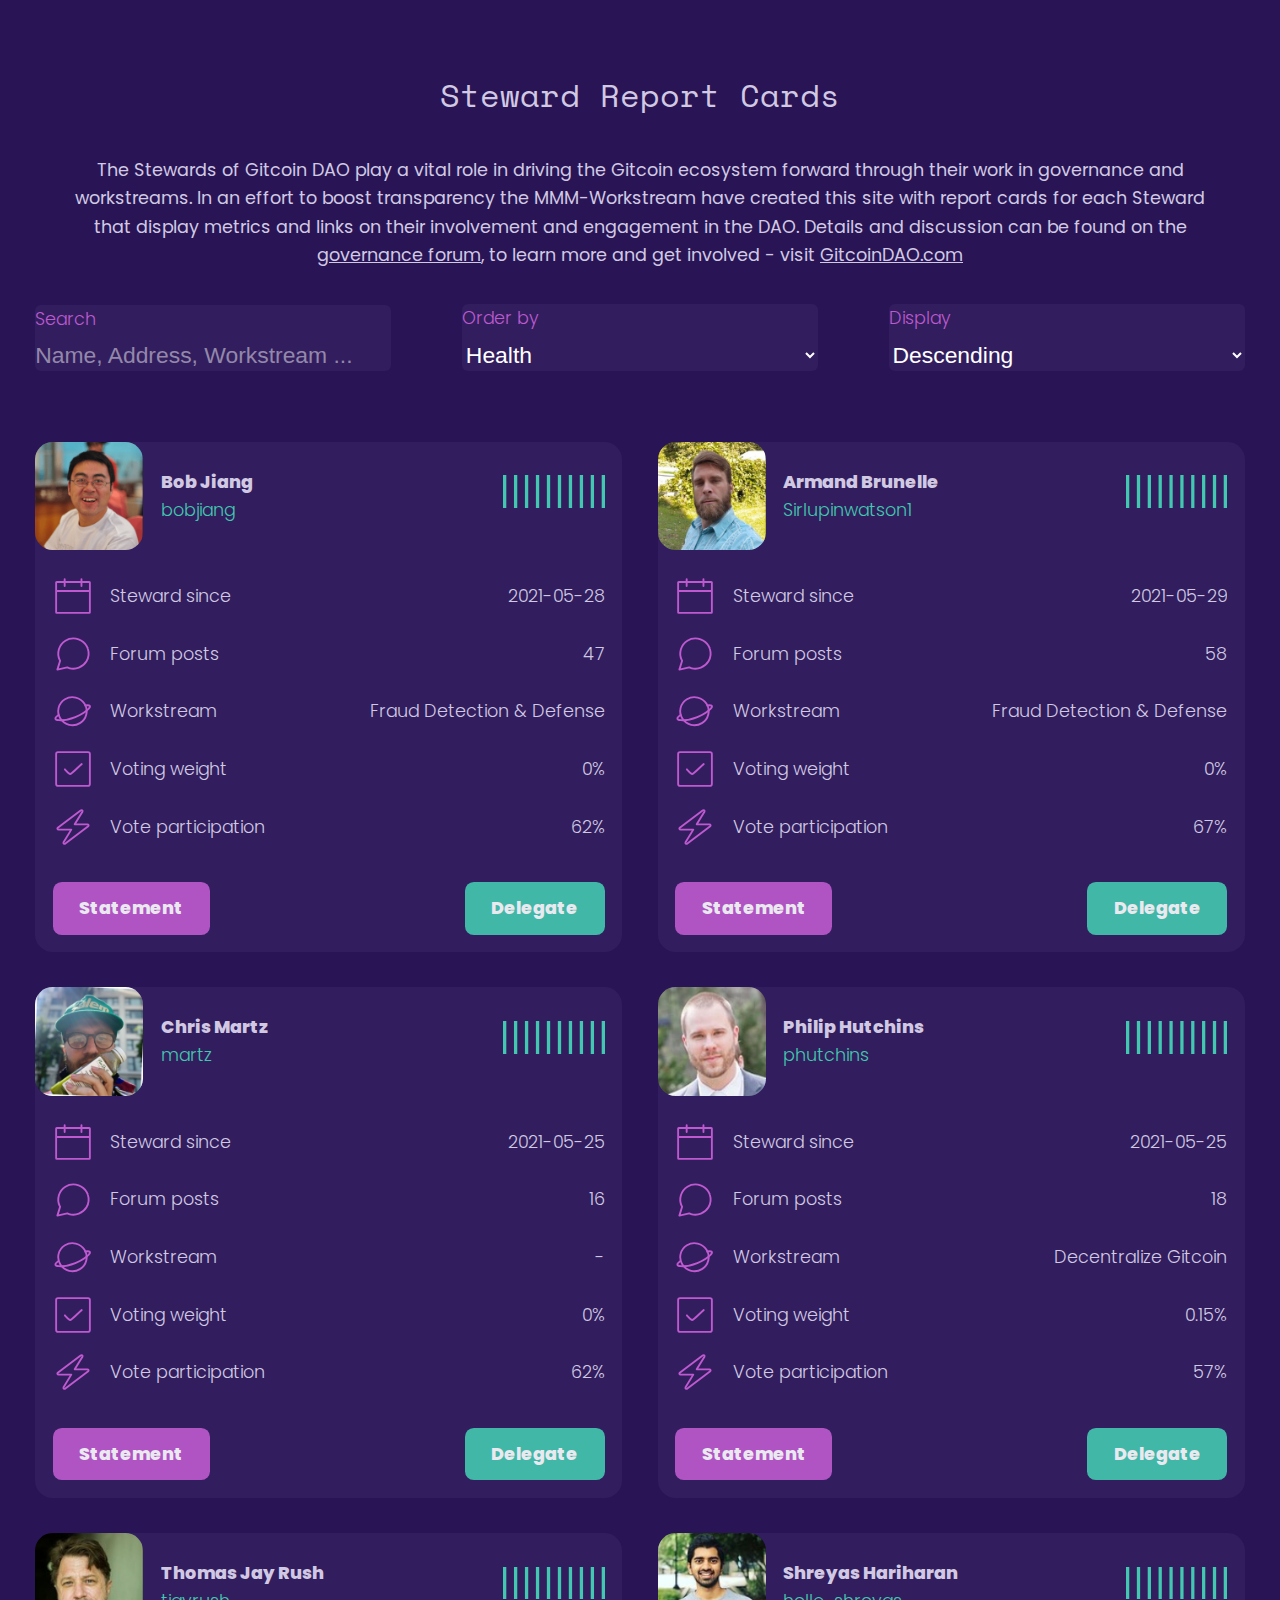
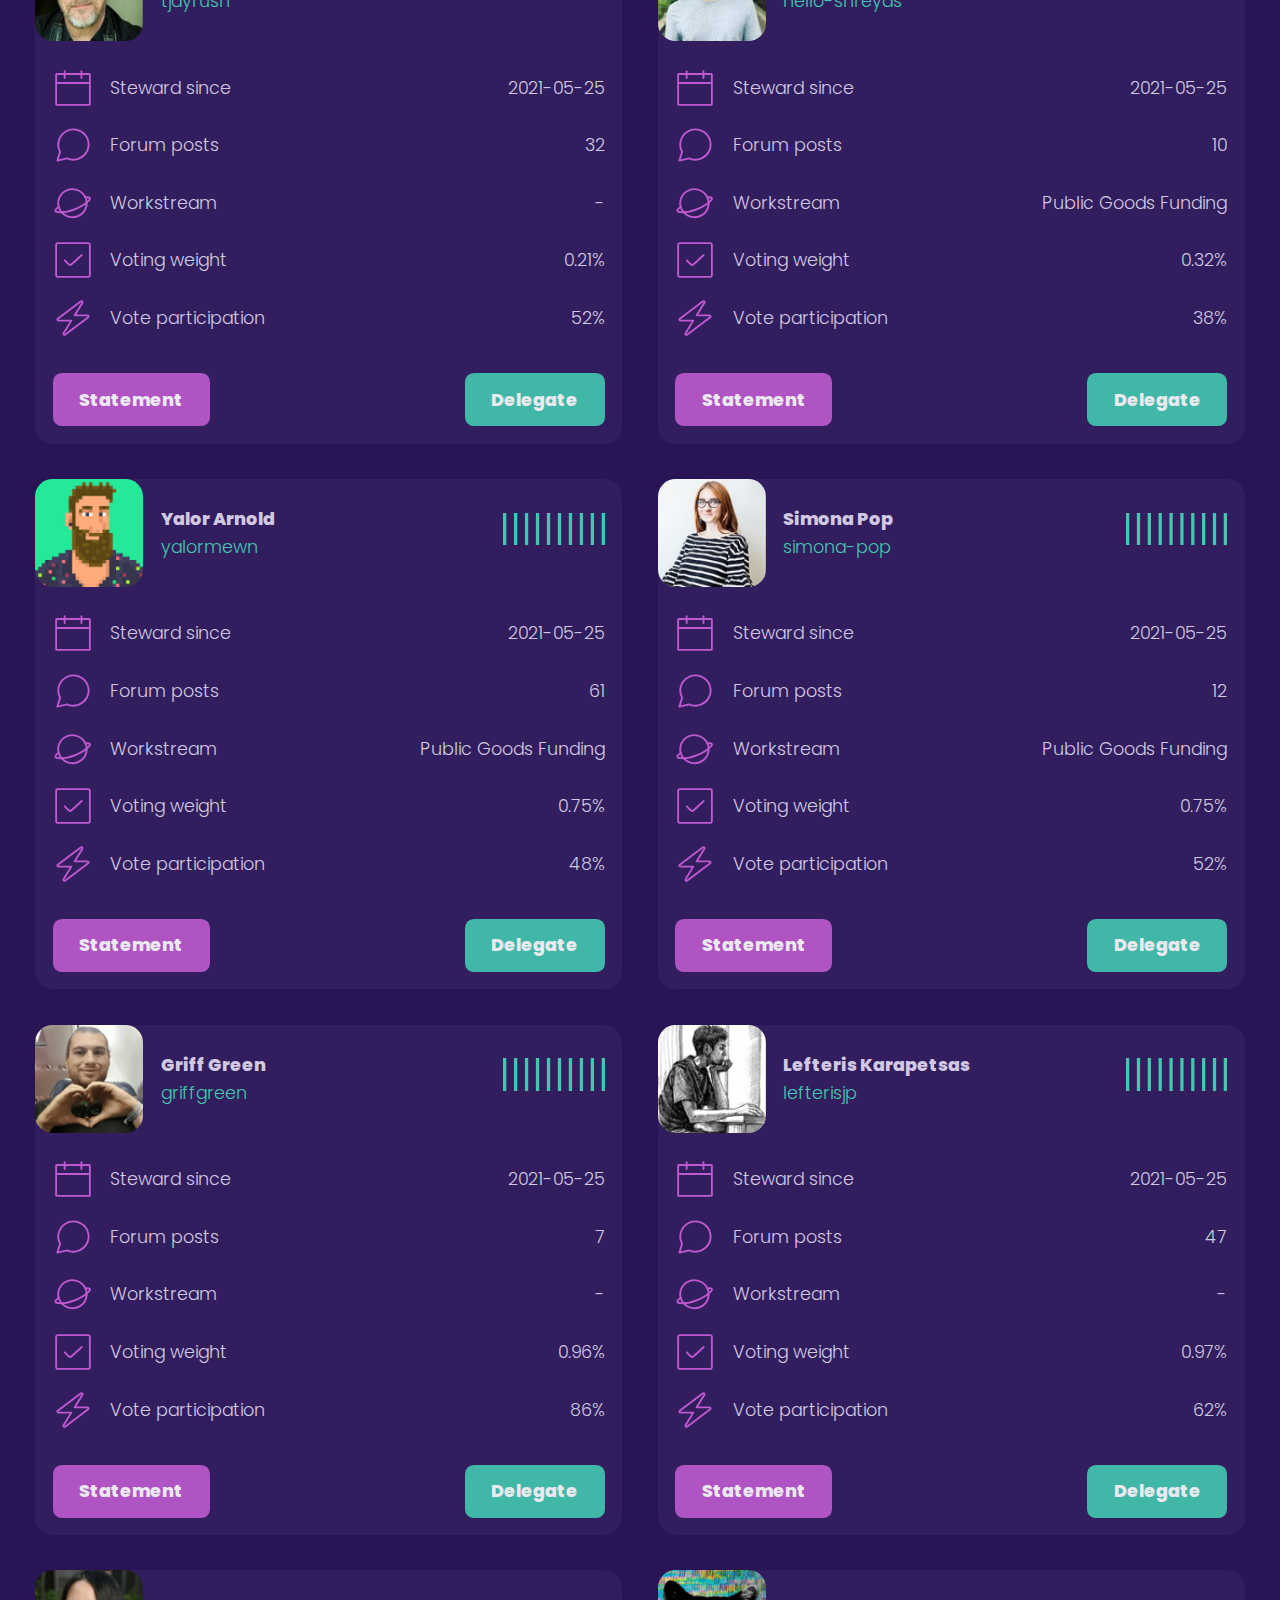
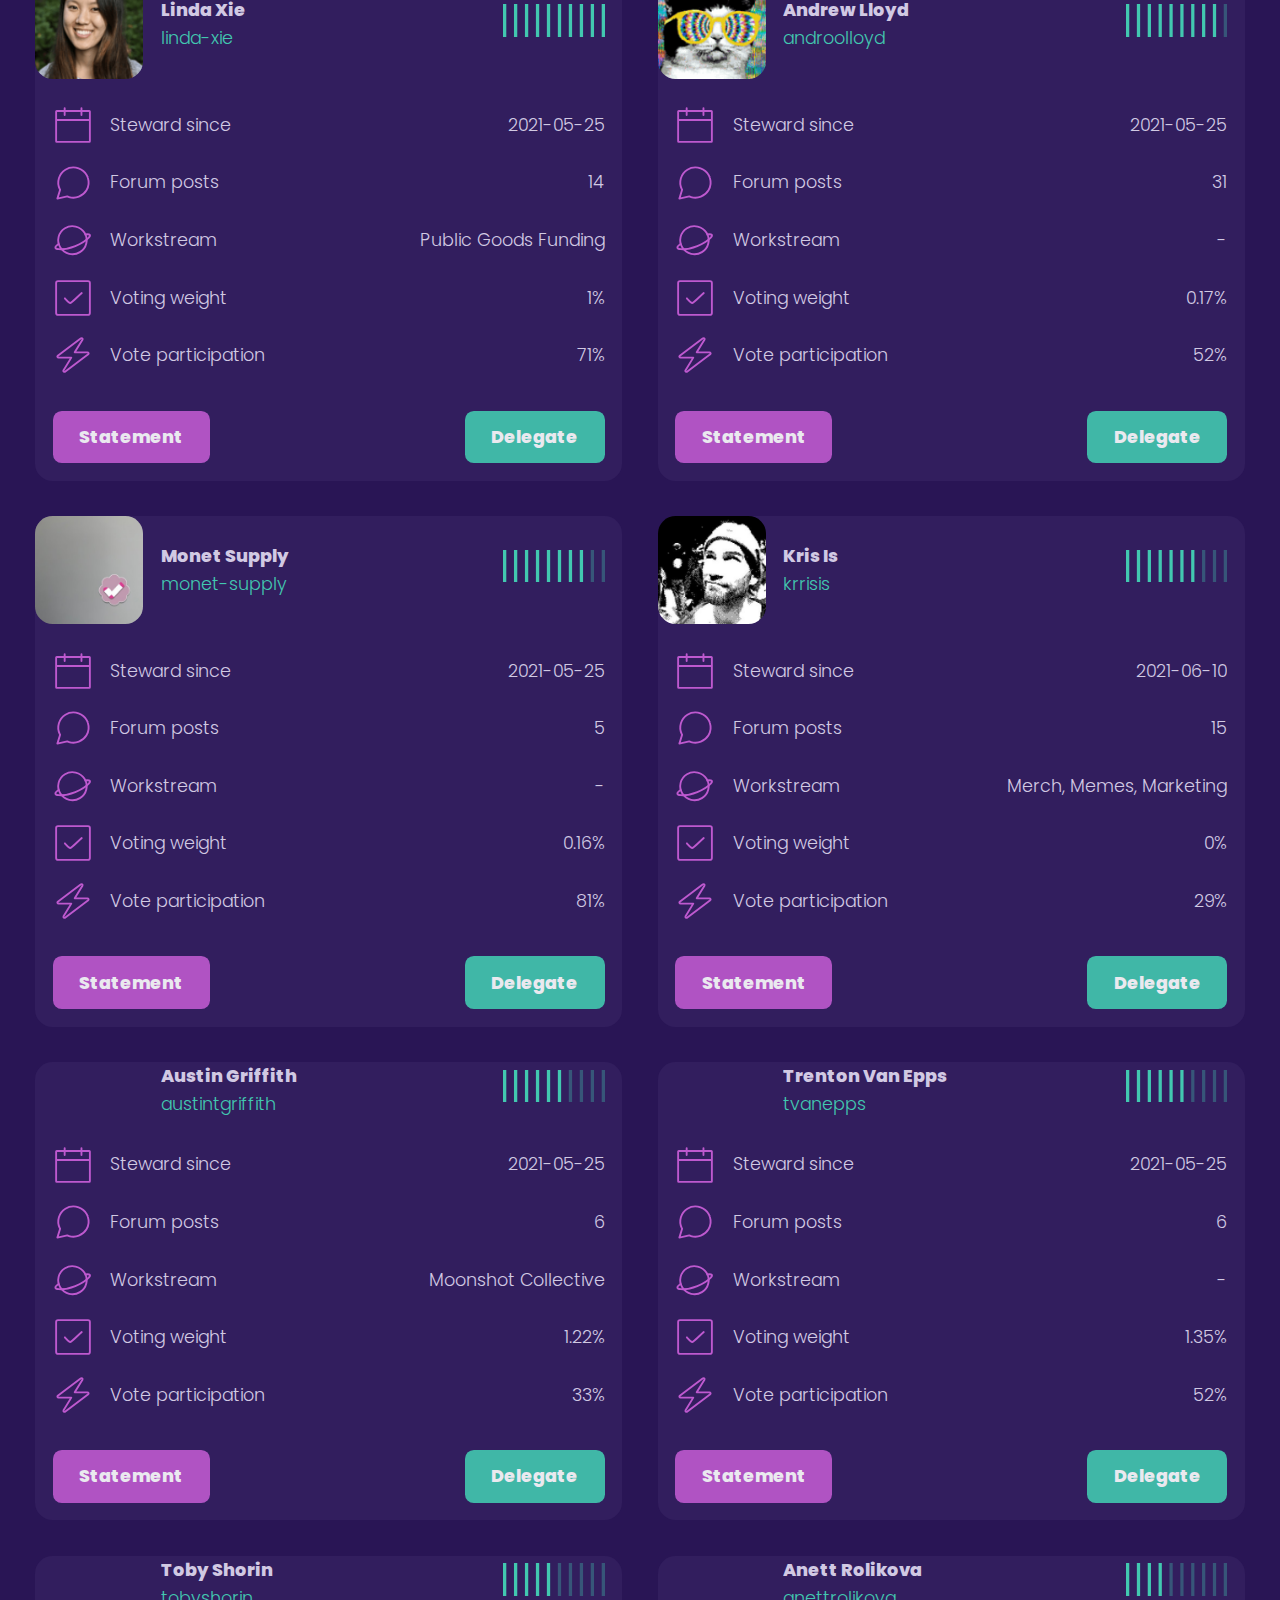
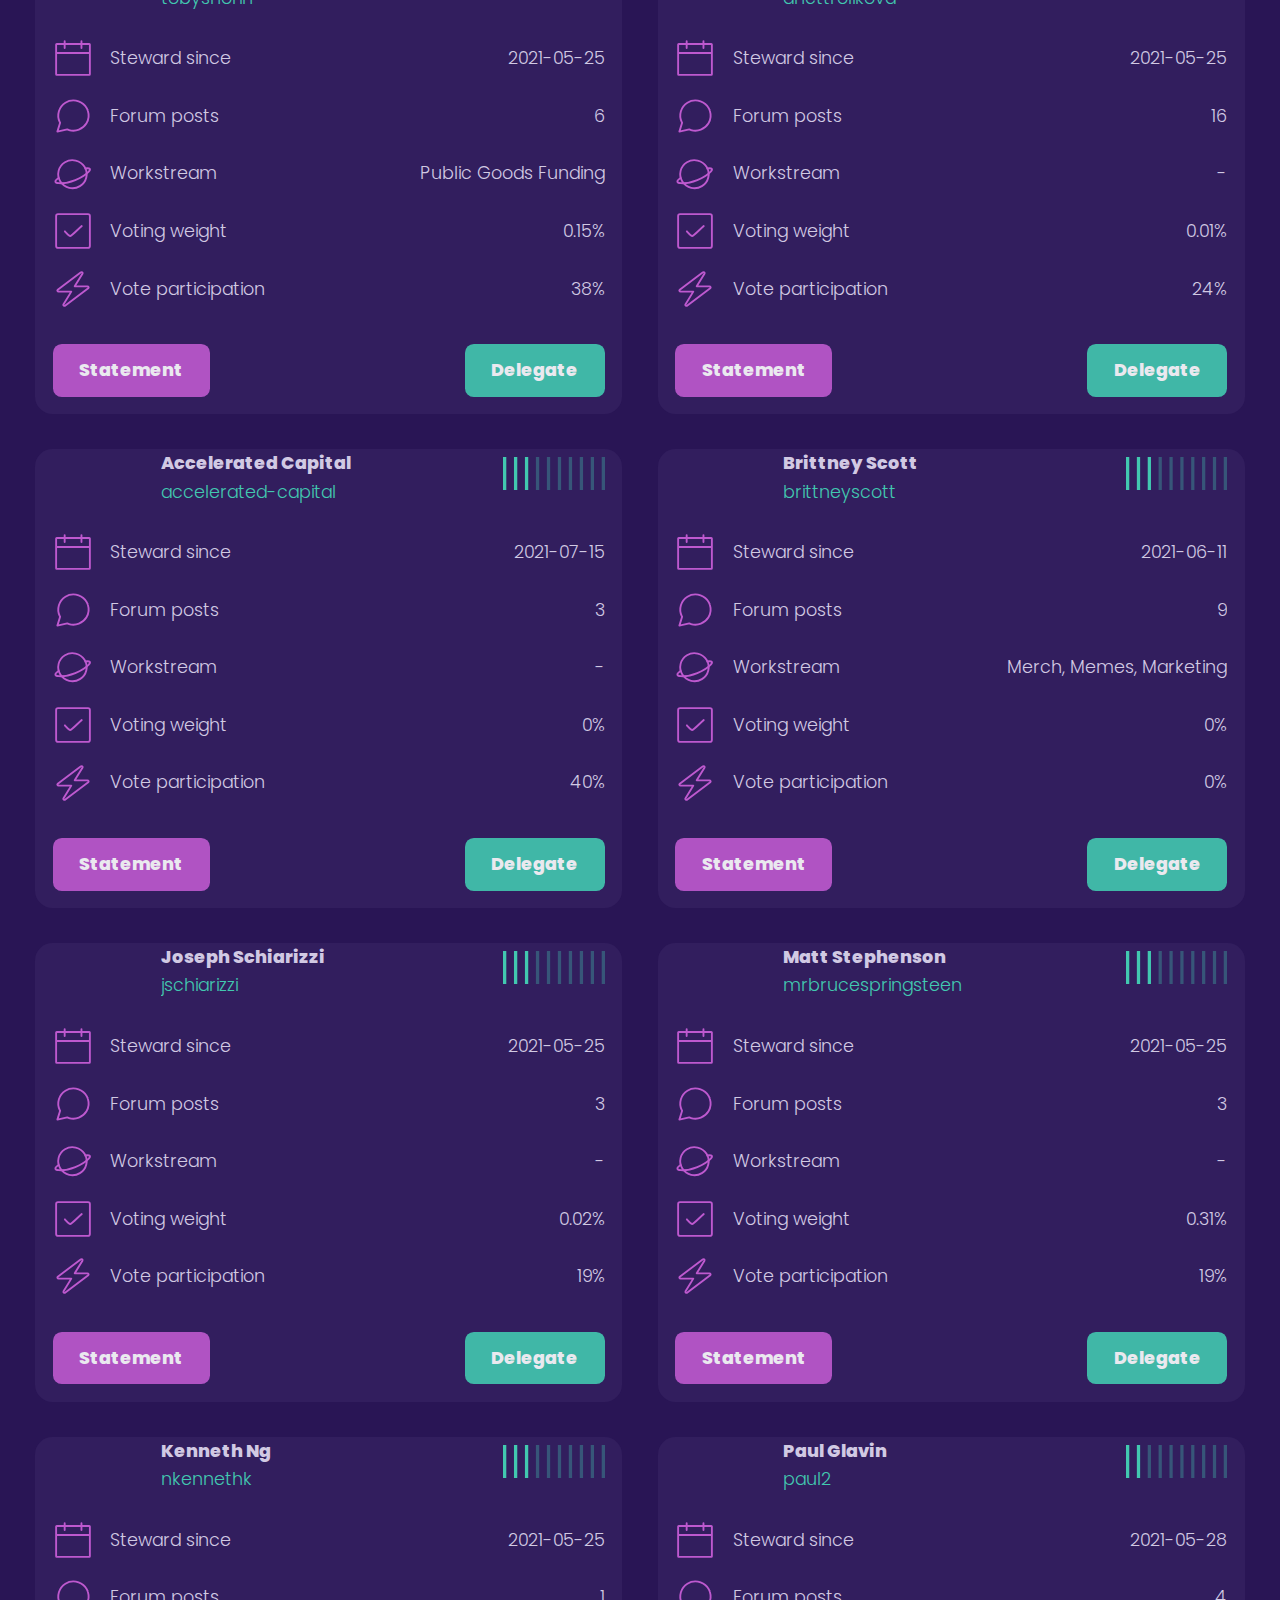
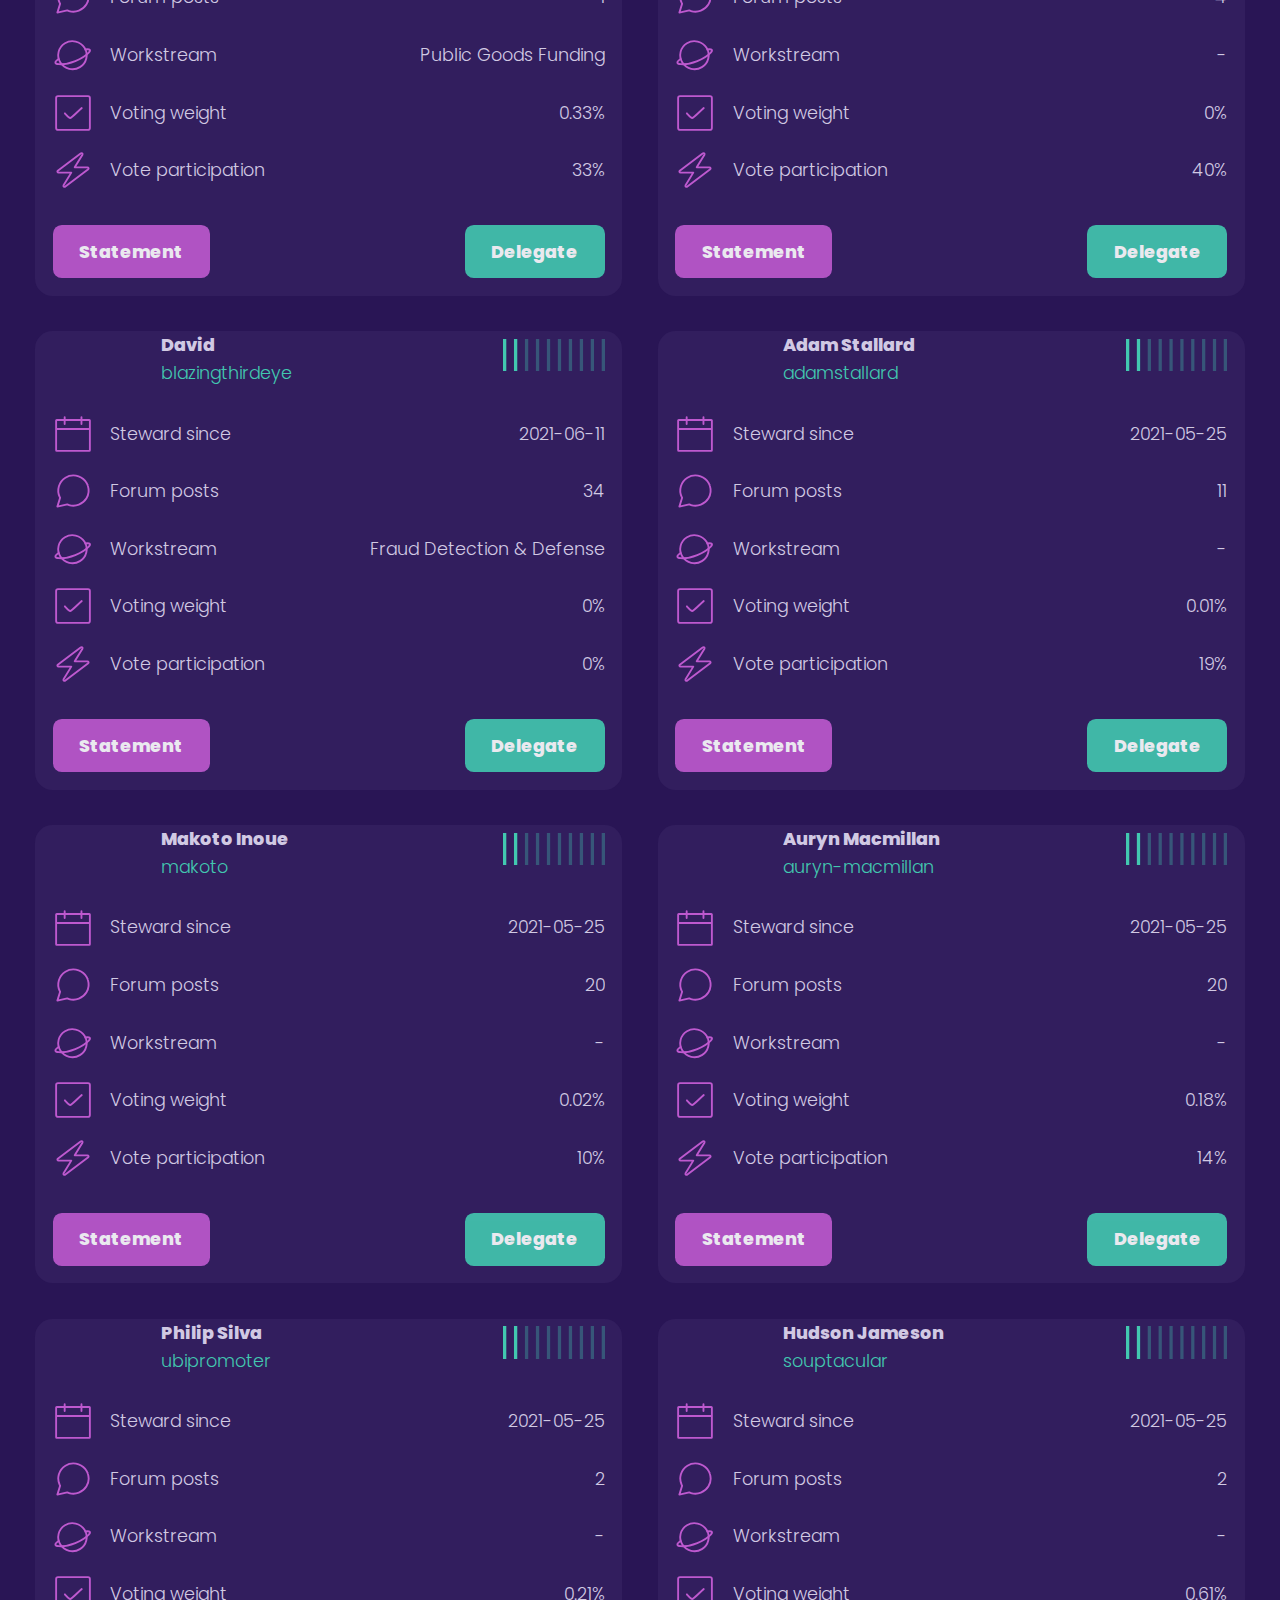
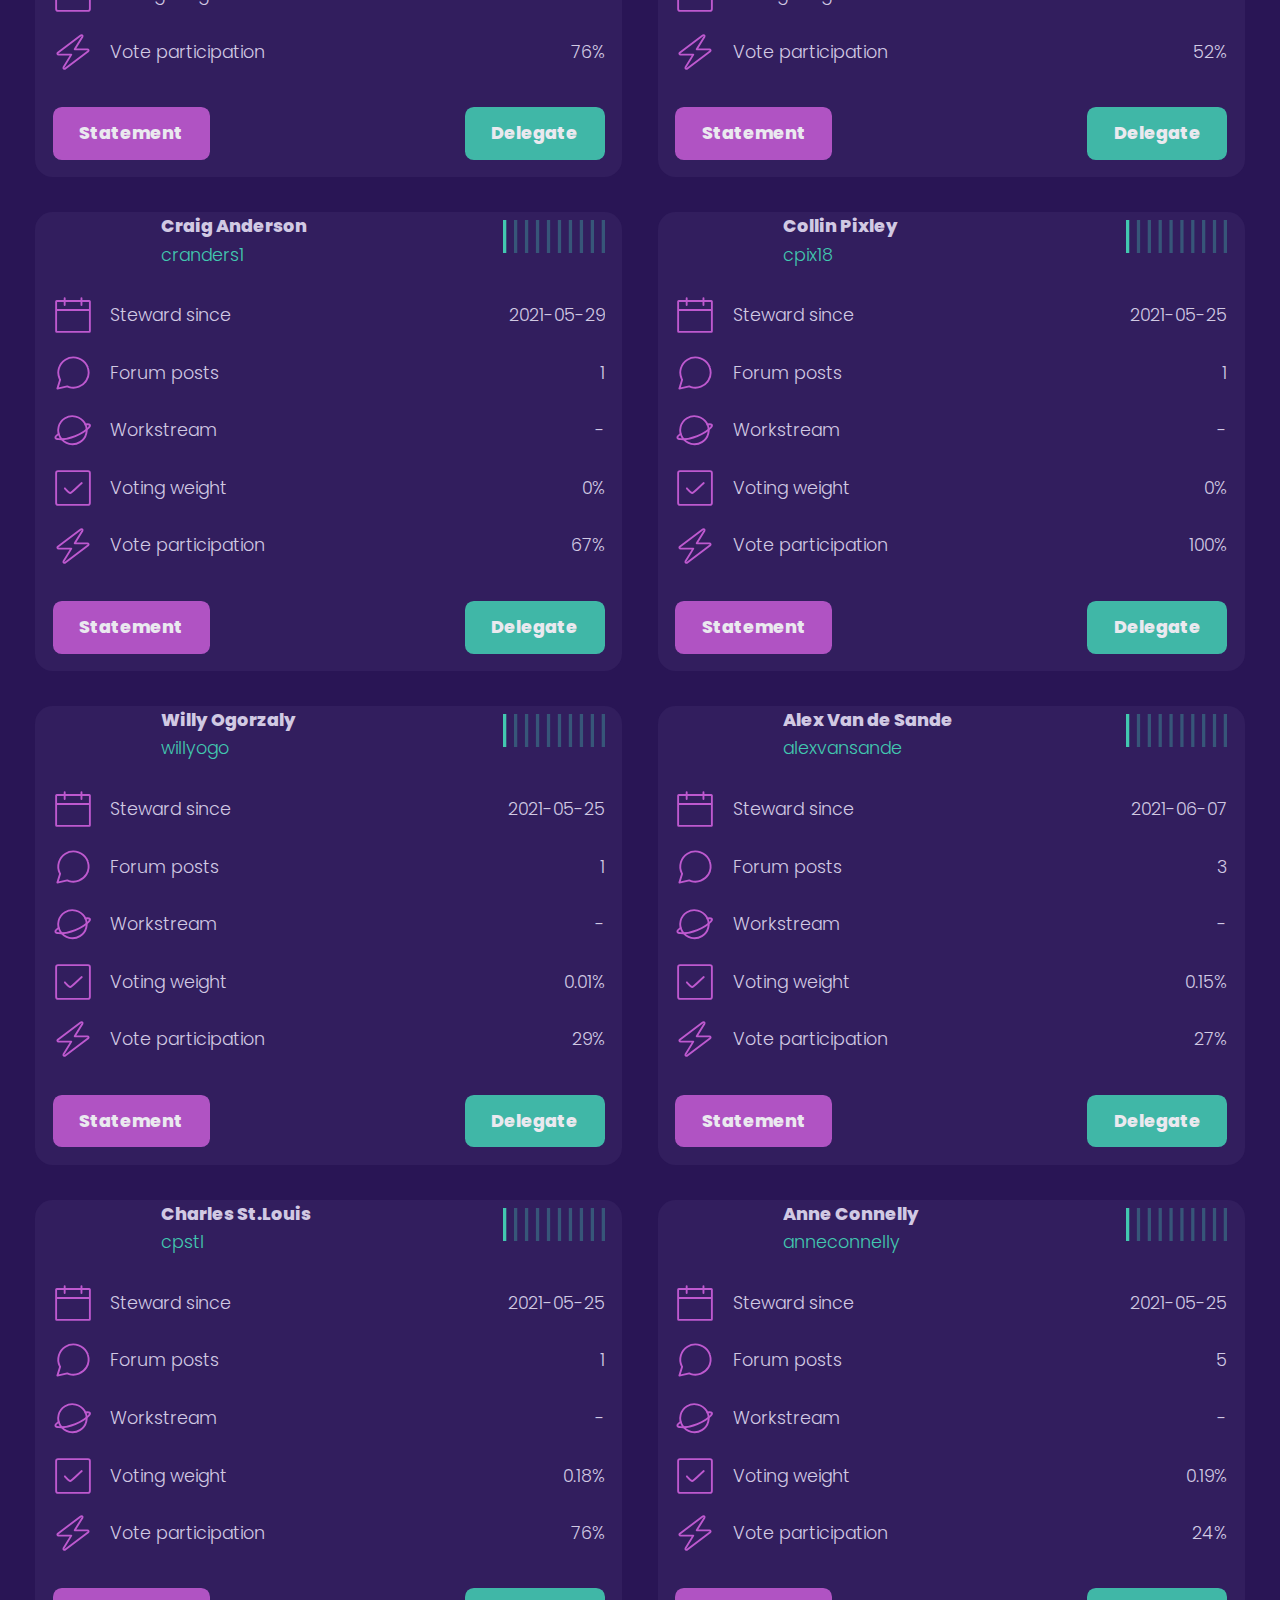
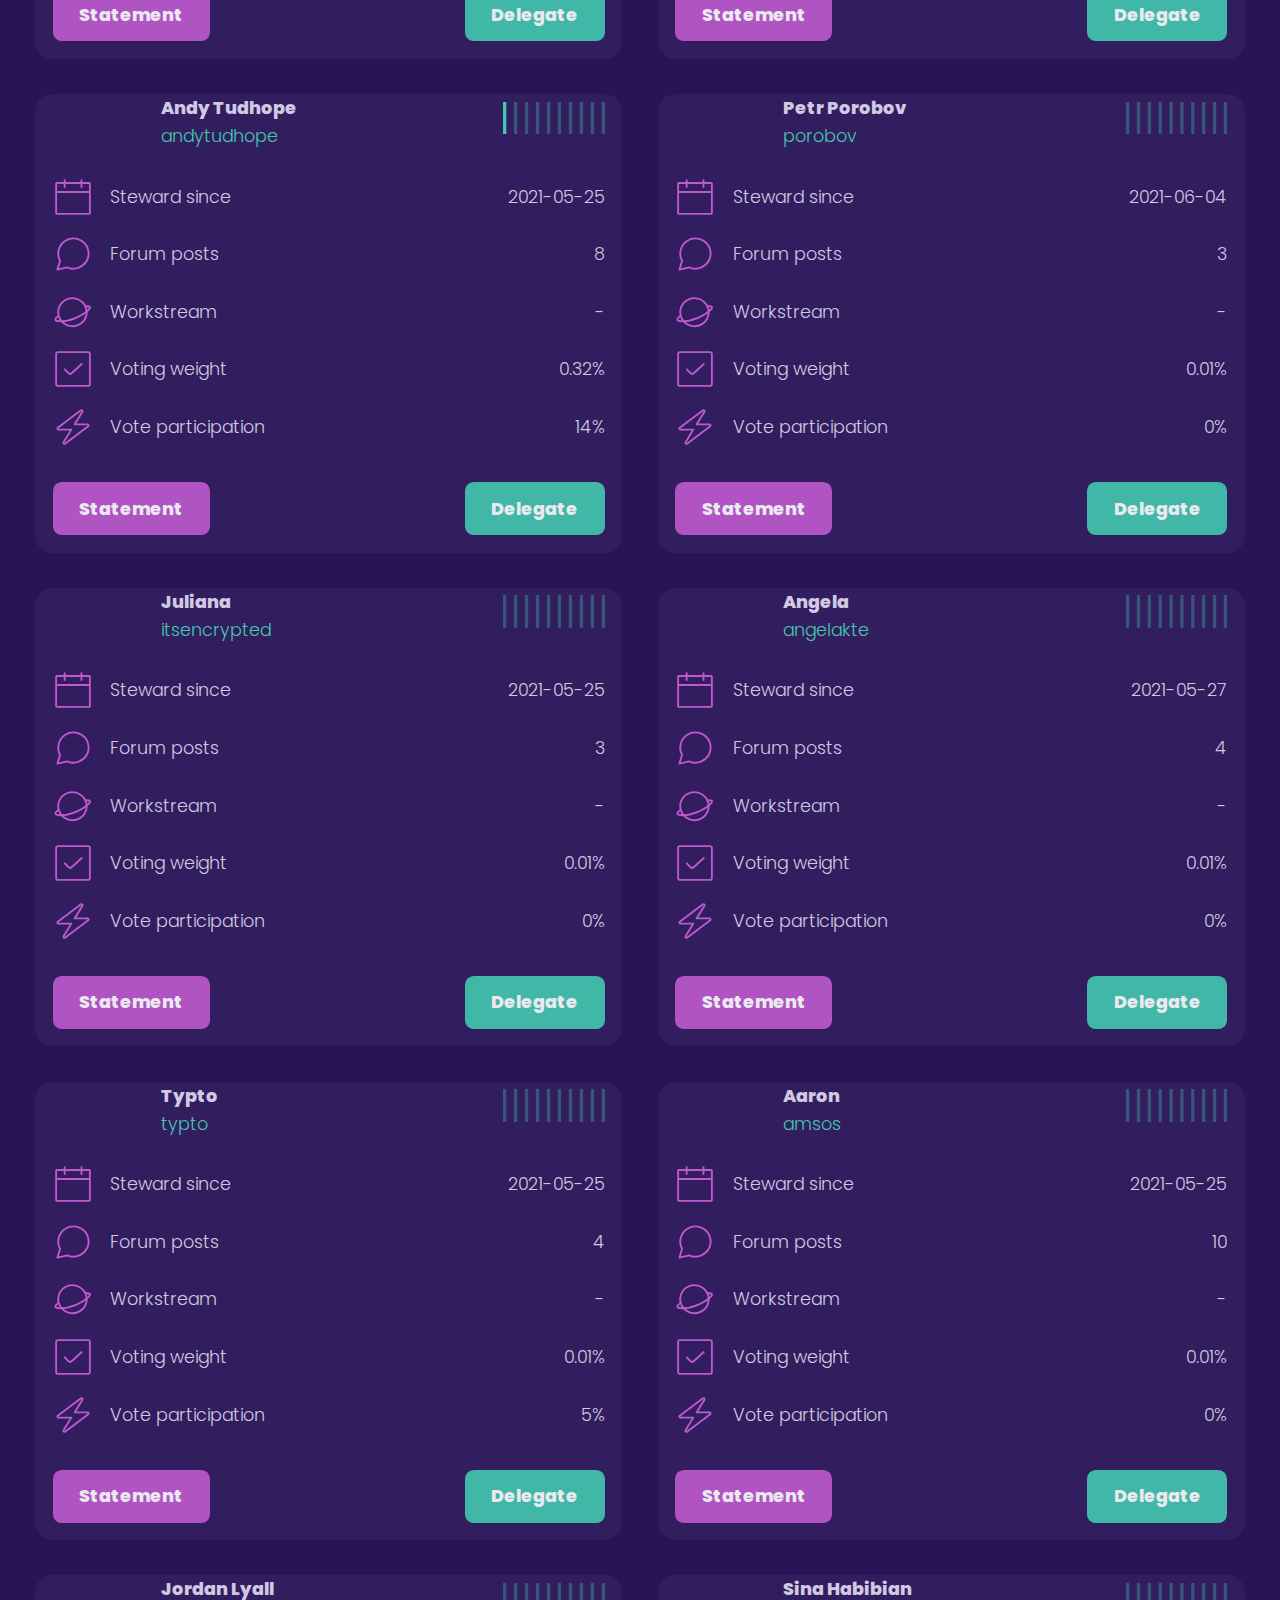
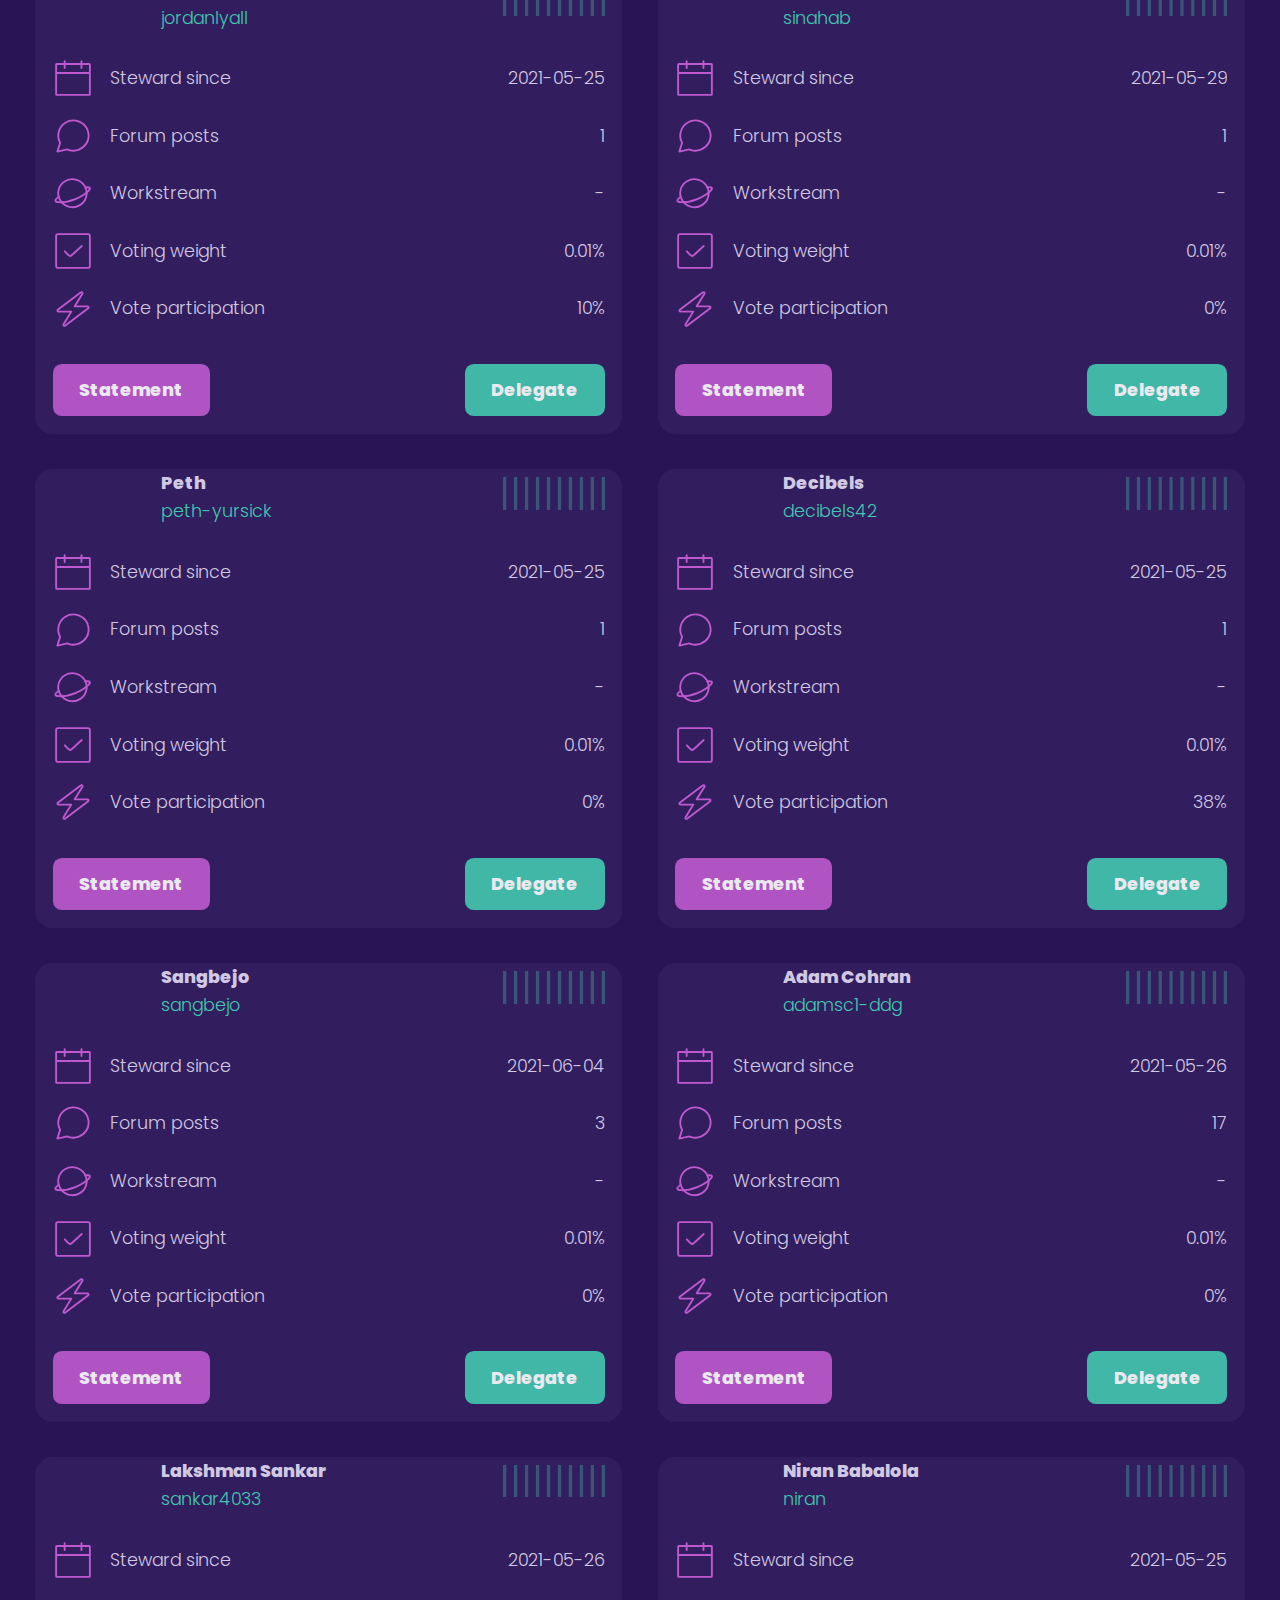
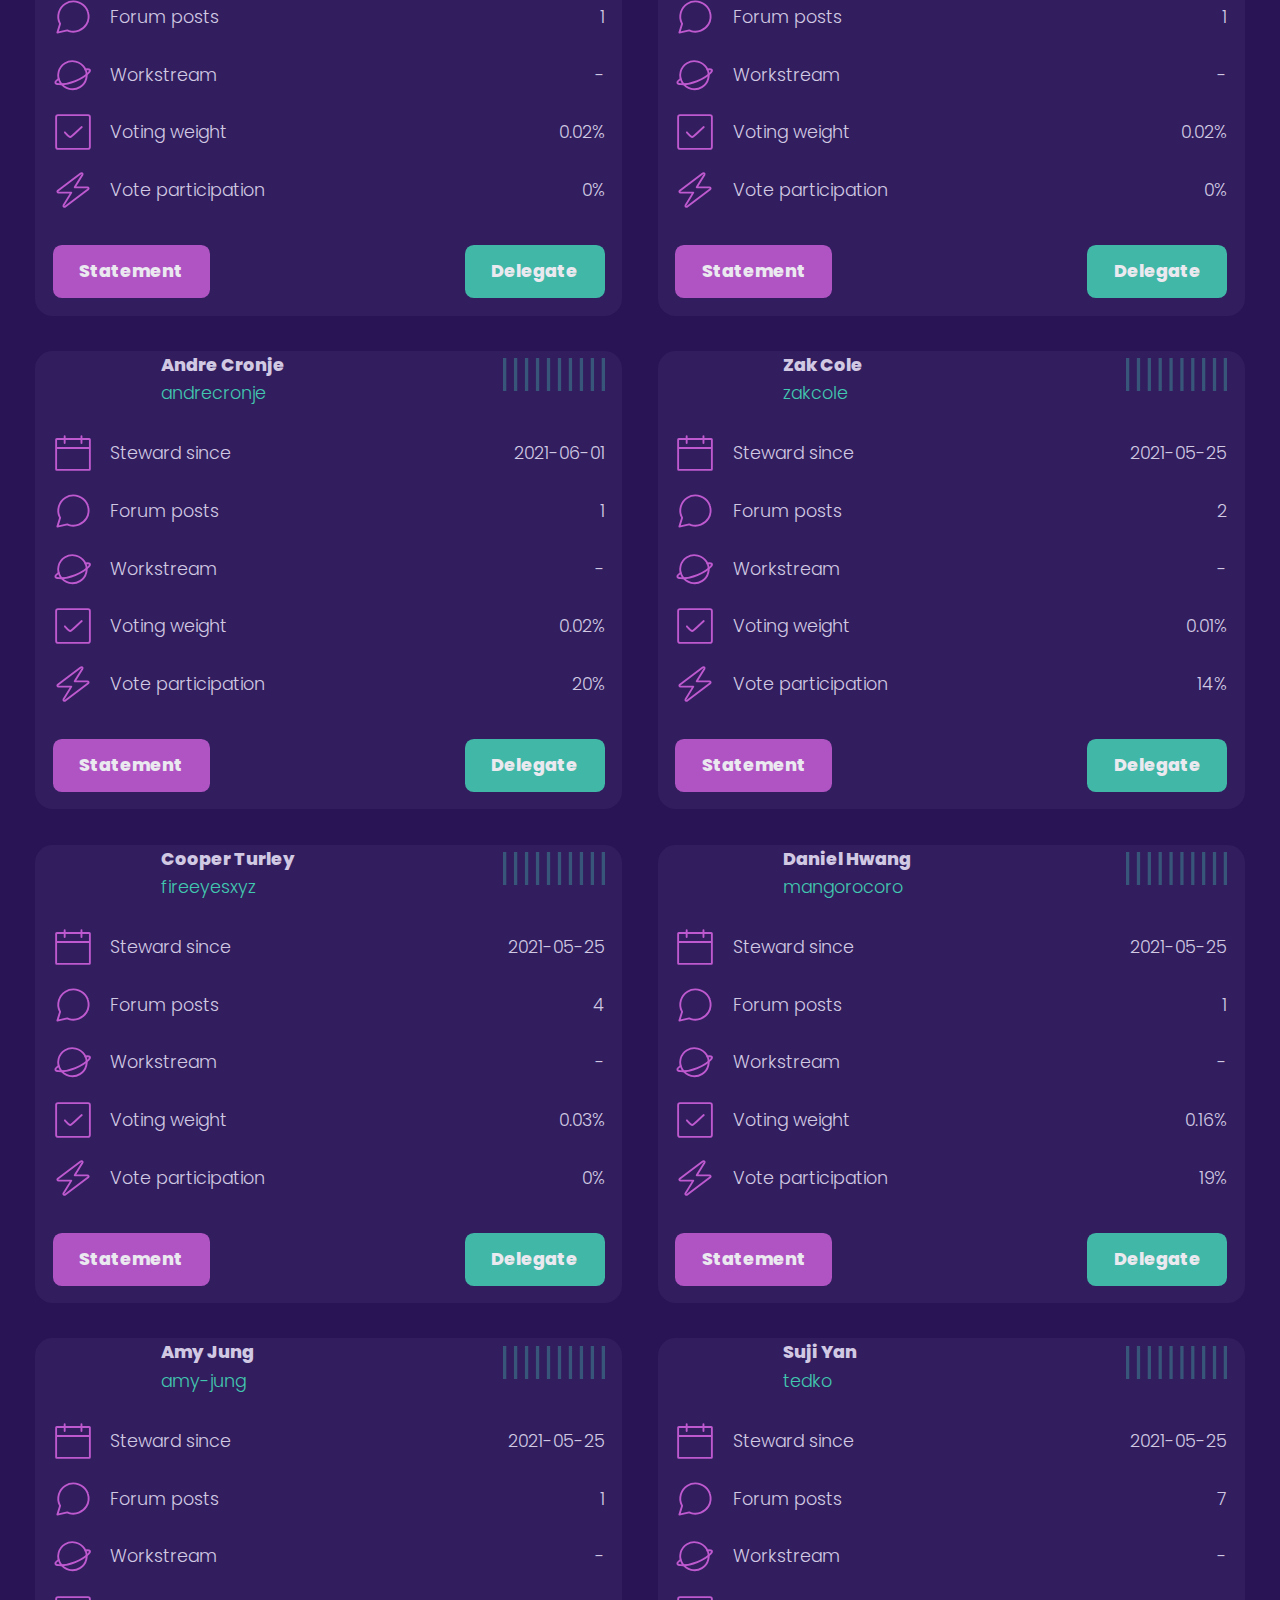
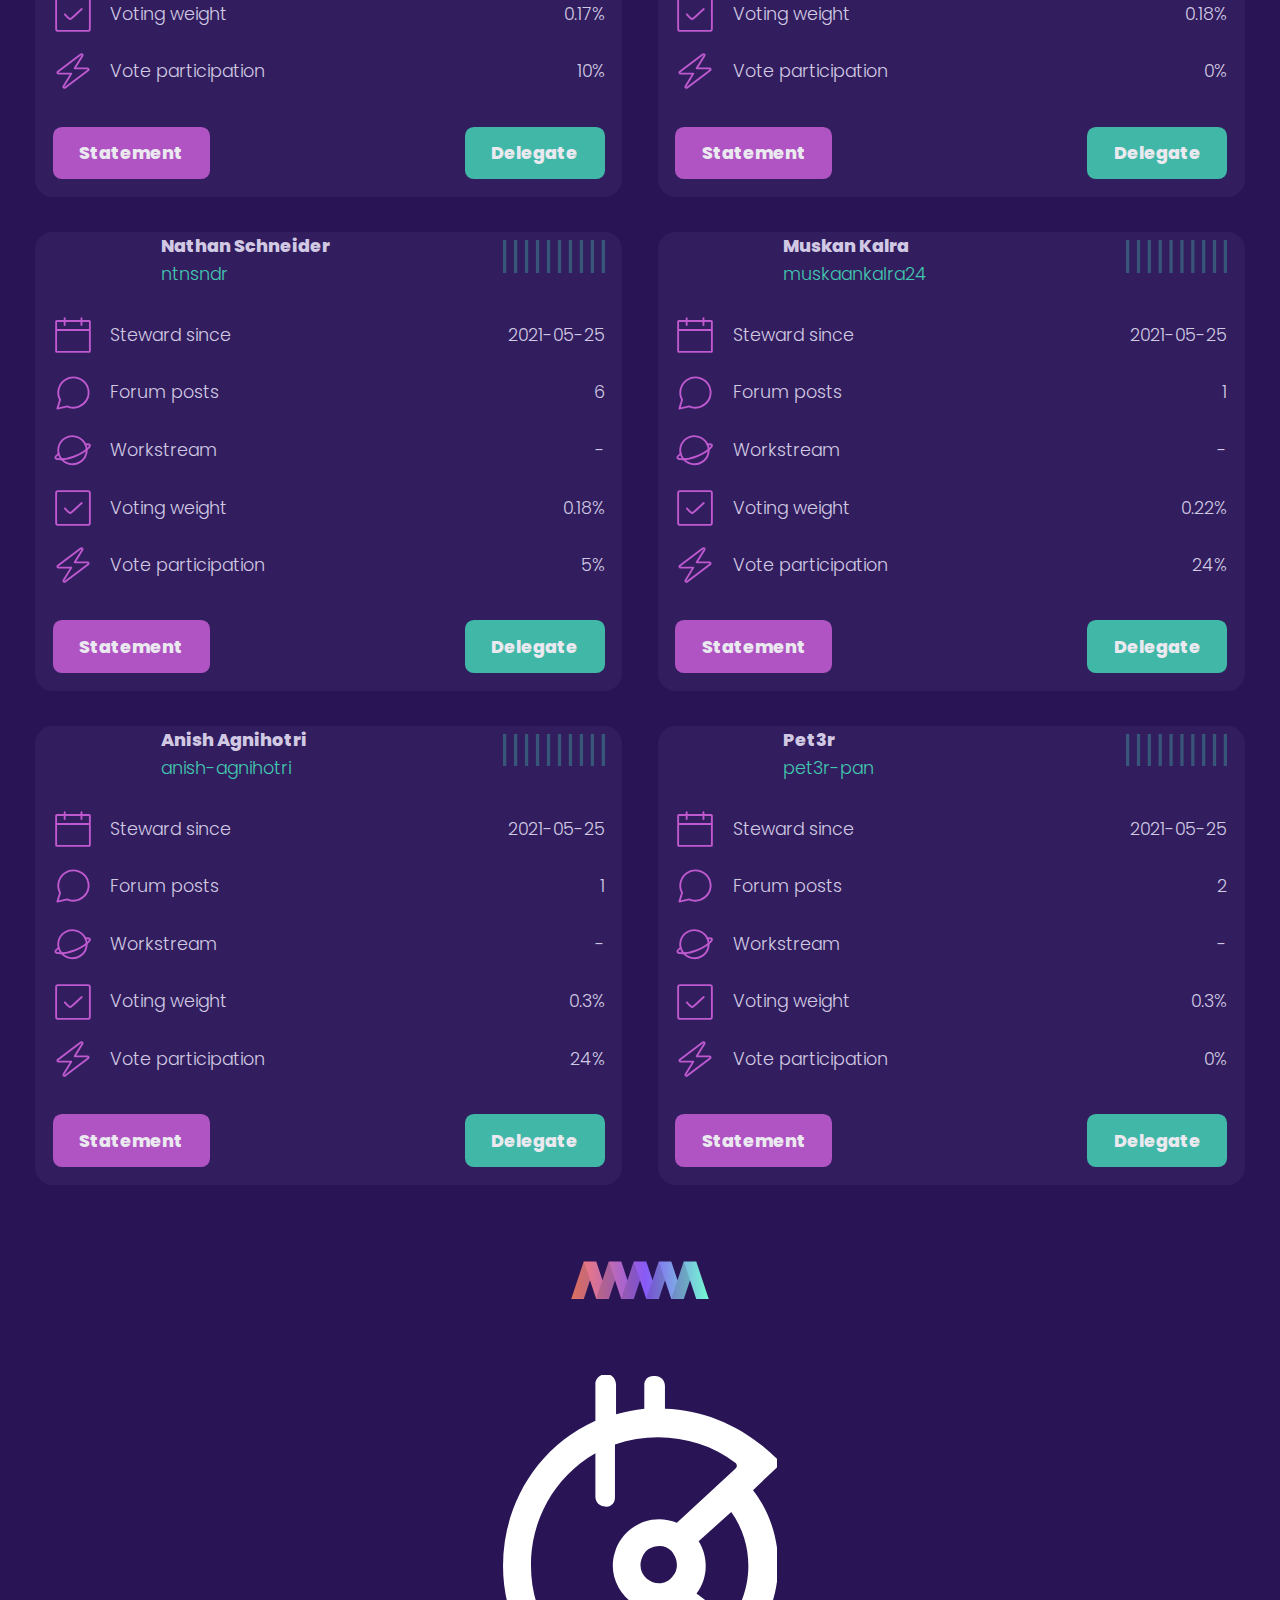
<file: index.html>
<!DOCTYPE html>
<html lang="en">
<head>
  <title>Steward Report Cards</title>
  <meta charset="utf-8">
  <meta name="viewport" content="width=device-width, initial-scale=1">
  <link rel="preconnect" href="https://fonts.googleapis.com">
  <link rel="preconnect" href="https://fonts.gstatic.com" crossorigin>
  <link href="https://fonts.googleapis.com/css2?family=Poppins&family=Space+Mono&display=swap" rel="stylesheet">
  <link href="assets/css/app.css" type="text/css" rel="stylesheet" media="screen,projection"/>
  <meta name="robots" content="index,follow" />
  <meta name="audience" content="Alle" />
  <meta name="revisit-after" content="7 days" />
  <meta name="description" content="The Steward Report Cards provides the most valuable metrics on engagement for each Steward in the Gitcoin DAO. The cards aggregate public data from Discourse, governance participation and workstream involvement and calculate an overall Health-score.">
  <meta name="keywords" content="">
  <link rel="icon" type="image/png" sizes="32x32" href="assets/images/favicon.png">

  <meta name="twitter:card" content="summary" />
  <meta name="twitter:site" content="@gitcoindao" />
  <meta name="twitter:title" content="Steward Report Cards" />
  <meta name="twitter:description"
    content="The Steward Report Cards provides the most valuable metrics on engagement for each Steward in the Gitcoin DAO. The cards aggregate public data from Discourse, governance participation and workstream involvement and calculate an overall Health-score." />
  <meta name="twitter:image" content="https://stewards.eth.limo/assets/images/twitter/preview.png" />


</head>

<body>


<section class="column center">
  <article>
    <h1>Steward Report Cards</h1>
    <p>The Stewards of Gitcoin DAO play a vital role in driving the Gitcoin ecosystem forward through their work in governance and workstreams. In an effort to boost transparency the MMM-Workstream have created this site with report cards for each Steward that display metrics and links on their involvement and engagement in the DAO. Details and discussion can be found on the <a href="https://gov.gitcoin.co/t/introducing-steward-report-cards/8712" target="_blank">governance forum</a>, to learn more and get involved - visit <a href="https://gitcoindao.com" target="_blank">GitcoinDAO.com</a></p>
  </article>
</section>

<section class="ui">

  <div class="input-wrapper">
    <label for="search">Search</label>
    <input type="text" id="search" placeholder="Name, Address, Workstream ... ">
  </div>

  <div class="input-wrapper">
    <label for="orderby">Order by</label>
    <select id="orderby" name="orderby">
      <option value="health" selected>Health</option>
      <option value="posts">Forum posts</option>
      <option value="weight">Voting Weight</option>
      <option value="participation">Vote participation</option>
    </select>
  </div>

  <div class="input-wrapper">
    <label for="direction">Display</label>
    <select id="direction" name="direction">
      <option value="descending" selected>Descending</option>
      <option value="ascending">Ascending</option>
    </select>
  </div>


</section>


<!-- stewards -->
<section id="grid" class="grid"></section>


<!-- footer-->
<footer>
    <a href="https://m-m-m.xyz/" target="_blank">
      <img class="mmm" src="assets/images/mmm.svg">
    </a>
</footer>




<!-- gitcoindao-->
<section id="gitcoindao">
    <a href="https://gitcoindao.com" target="_blank">
      <div class="wrapper">
        <svg version="1.1" xmlns="http://www.w3.org/2000/svg" xmlns:xlink="http://www.w3.org/1999/xlink" x="0px" y="0px" viewBox="0 0 25.3 32" style="enable-background:new 0 0 25.3 32;" xml:space="preserve">

        <path fill="#FFFFFF" class="st0" d="M13,0.9l0,2.2c-0.9,0.1-1.7,0.3-2.6,0.5l0-2.7c0-0.5-0.4-1-0.9-1c-0.5,0-1,0.4-1,0.9l0,3.4
          C-1.2,8.6-3,21.9,5.2,28.6c2.5,2.1,5.7,3.3,8.9,3.3l10.6,0c0.3,0,0.6-0.3,0.6-0.6v-5.3c0-0.2-0.1-0.4-0.2-0.5l-1.9-1.5
          c2.9-3.9,2.8-9.6-0.2-13.4l0,0l2.2-2.1c0.2-0.2,0.3-0.6,0-0.8C22.5,5,18.8,3.2,14.9,3.1l0-2.1c0-0.5-0.4-0.9-0.9-0.9h0
          C13.4,0,13,0.4,13,0.9z M17.8,20.1c1.1-1.4,1.1-3.4,0.2-4.8l3-2.7c2.1,2.9,2.1,7,0,9.9L17.8,20.1z M10.3,11.3l0-4.9
          c3.7-1.3,8-0.7,11.1,1.7c0.1,0.1,0.2,0.3,0,0.5L16,13.6c-2.3-1-5,0.3-5.7,2.7c-0.6,1.8,0.2,3.8,1.8,4.8c1,0.7,2.3,0.9,3.5,0.5
          l7.1,5.4c0.1,0.1,0.1,0.1,0.1,0.2l0,1.9c0,0.2-0.1,0.3-0.3,0.3l-8.1,0c-2.6,0-5.1-0.9-7.2-2.5C0.5,21.8,1.2,11.4,8.5,7.2l0,4
          c0,0.5,0.4,0.9,0.9,0.9h0C9.9,12.2,10.3,11.8,10.3,11.3z M16,17.5c0,0.3-0.1,0.7-0.3,0.9c-1.1,1.7-3.7,0.3-2.9-1.6
          c0.1-0.3,0.3-0.6,0.6-0.8c0.7-0.4,1.6-0.4,2.1,0.2C15.9,16.7,16,17.1,16,17.5z"/>

        </svg>
        <span>Built by the Gitcoin community.</span>
      </div>
    </a>
</section>



<template id="card">
  <div id="card" class="card" data-tags="">

    <!-- head -->
    <div class="head">
      <figure>
        <img id="image" loading="lazy" src="#" alt="">
      </figure>
      <div class="user truncate">
        <div id="name" class="name truncate">
          name
        </div>
        <div class="gitcoinhandle truncate">
          <a id="handle_gitcoin" target="_blank" href="#">handle_gitcoin</a>
        </div>
      </div>
      <div class="health">
        <img id="health" src="assets/images/health_0.svg">
      </div>
    </div>

    <!-- content-->
    <div class="content">

      <!-- steward since -->
      <div class="row">
        <div class="icon">
          <img src="assets/images/calender.svg">
        </div>
        <div class="property truncate">
          <a id="steward_since_url" target="_blank" href="#">Steward since</a>
        </div>
        <div class="value truncate">
          <span id="steward_since" >steward_since</span>
        </div>
      </div>

      <!-- forum post -->
      <div class="row">
        <div class="icon">
          <img src="assets/images/forum.svg">
        </div>
        <div class="property truncate">
          <a id="forum_uri" href="#" target="_blank">Forum posts</a>
        </div>
        <div class="value truncate">
          <span id="forum_post">2</span>
        </div>
      </div>

      <!-- workstream -->
      <div class="row">
        <div class="icon">
          <img src="assets/images/workstream.svg">
        </div>
        <div class="property truncate">
          <a href="http://gitcoindao.com" target="_blank">Workstream</a>
        </div>
        <div class="value truncate">
          <a id="workstream_url" href="#" target="_blank"><span id="workstream_name"></span></a>
          <span id="workstream_none"></span>
        </div>
      </div>

      <!-- voting weight -->
      <div class="row">
        <div class="icon">
          <img src="assets/images/weight.svg">
        </div>
        <div class="property truncate">
          <a id="votingweight_url" target="_blank" href="#">Voting weight</a>
        </div>
        <div class="value truncate">
          <span id="votingweight" class="percentage">33</span>
        </div>
      </div>

      <!-- vote participation -->
      <div class="row">
        <div class="icon">
          <img src="assets/images/participation.svg">
        </div>
        <div class="property truncate">
          <a href="https://snapshot.org/#/gitcoindao.eth" target="_blank">Vote participation</a>
        </div>
        <div class="value truncate">
          <span id="participation_snapshot" class="percentage">33</span>
        </div>
      </div>

    </div>

    <!-- buttons-->
    <div class="buttons">
      <a id="statement_button" class="btn truncate" target="_blank" href="#">Statement</a>
      <a id="delegate_button" class="btn truncate teal" target="_blank" href="#">Delegate</a>
    </div>

  </div>
</template>

  <script defer src="assets/js/app.js"></script>

</body>

</html>
</file>
<file: assets/css/app.css>
@media (min-width: 1313px) {
  :root {
    --device: "desktop";
  }
}
@media (max-width: 1312px) {
  :root {
    --device: "laptop";
  }
}
@media (max-width: 992px) {
  :root {
    --device: "tablet";
  }
}
@media (max-width: 688px) {
  :root {
    --device: "phone";
  }
}
:root {
  --meteor: #291555;
  --meteor_light: #321e5e;
  --white: #fff;
  --grey: #9388aa;
  --light_grey: #d1c9e3;
  --purple: #be59cf;
  --teal: #42c8b0;
  --teal: #42c8b0;
}

* {
  margin: 0;
  padding: 0;
  box-sizing: border-box;
}

img {
  display: block;
  width: 100%;
}

body {
  background-color: var(--meteor);
  color: var(--light_grey);
}

html {
  scroll-behavior: smooth;
}

html {
  font-family: "Poppins", sans-serif;
  font-size: 100%;
  line-height: 1.6em;
  font-weight: 300;
  font-kerning: auto;
  -webkit-font-smoothing: antialiased;
  -moz-osx-font-smoothing: grayscale;
  text-rendering: optimizeLegibility;
  color: var(--black);
}

h1 {
  font-family: "Space Mono", monospace;
  font-size: 180%;
  line-height: 1.6em;
  font-weight: 500;
  margin-bottom: 2rem;
  color: var(--blue);
}

p {
  font-size: 100%;
  font-weight: 400;
  margin-bottom: 2rem;
}

a {
  text-decoration: underline;
  color: var(--light_grey);
}
a:hover {
  color: var(--white);
}

@media (min-width: 1313px) {
  html {
    font-size: 120%;
  }
}
@media (max-width: 1312px) {
  html {
    font-size: 110%;
  }
}
@media (max-width: 992px) {
  html {
    font-size: 100%;
  }
}
@media (max-width: 688px) {
  html {
    font-size: 90%;
  }

  h1 {
    font-size: 180%;
  }
}
article {
  margin-top: 4em;
}

section.column {
  margin: auto;
  padding: 0em 4em;
  max-width: 1600px;
}
section.column.center {
  text-align: center;
}

@media (max-width: 992px) {
  section.column {
    padding: 0em 3em;
  }
}
@media (max-width: 688px) {
  section.column {
    padding: 0em 1.5em;
  }
}
section.grid {
  display: grid;
  grid-gap: 2em;
  margin: 0em 2em;
  margin-top: 4em;
  margin-bottom: 4em;
}

@media (min-width: 1313px) {
  section.grid {
    grid-template-columns: repeat(3, minmax(0, 1fr));
  }
}
@media (max-width: 1312px) {
  section.grid {
    grid-template-columns: repeat(2, minmax(0, 1fr));
  }
}
@media (max-width: 992px) {
  section.grid {
    grid-template-columns: repeat(2, minmax(0, 1fr));
  }
}
@media (max-width: 688px) {
  section.grid {
    grid-template-columns: repeat(1, minmax(0, 1fr));
  }
}
.card {
  background: var(--meteor_light);
  border-radius: 1em;
  list-style-type: none;
}

/* HEAD */
.card .head {
  display: grid;
  grid-template-columns: 1fr 3fr 1.1fr;
  grid-gap: 1em;
  align-items: center;
  justify-content: center;
}
.card .head figure img {
  border-radius: 1em;
}
.card .head .user .name {
  font-weight: 800;
}
.card .head .user .gitcoinhandle a {
  color: var(--teal);
  text-decoration: none;
}
.card .head .user .gitcoinhandle a:hover {
  color: var(--teal);
}
.card .head .health {
  margin-right: 1em;
}
.card .head .health h2 {
  text-align: right;
  margin-bottom: 0.5rem;
}

/* CONTENT */
.card .content {
  margin-top: 1em;
}
.card .content .row {
  display: grid;
  grid-template-columns: 40px 1fr 1fr;
  grid-gap: 1em;
  align-items: center;
  justify-content: center;
  padding: 0.5em 1em;
}
.card .content .property a {
  color: var(--light_grey);
  text-decoration: none;
}
.card .content .property a:hover {
  color: var(--white);
}
.card .content .value {
  text-align: right;
}
.card .content .value .percentage:after {
  content: "%";
}
.card .content .value a {
  text-decoration: none;
}

/* BUTTONS */
.card .buttons {
  margin-top: 0.5em;
  padding: 1em;
  display: flex;
  justify-content: space-between;
}

.btn {
  padding: 0.7em 1.5em;
  background-color: var(--purple);
  font-weight: 800;
  border-radius: 0.5em;
  color: var(--white);
  text-decoration: none;
  opacity: 0.9;
}
.btn:hover {
  color: var(--white);
  opacity: 1;
}

.btn.teal {
  background-color: var(--teal);
}

footer {
  display: flex;
  text-align: center;
  margin: 4em 0em;
  align-items: center;
  justify-content: center;
}
footer img {
  width: 150px;
}

section#gitcoindao {
  display: flex;
  margin: 4em 0em;
  align-items: center;
  justify-content: center;
}
section#gitcoindao a {
  text-decoration: none;
}

.select {
  display: flex;
  flex-direction: column;
  align-items: center;
  justify-content: start;
}

.ui {
  display: flex;
  flex-direction: row;
  align-items: center;
  justify-content: start;
}
.ui .input-wrapper {
  margin: 0em 2em;
  background-color: var(--meteor_light);
  width: 50vw;
  border-radius: 6px;
}
.ui input,
.ui select {
  width: 100%;
  border: none;
  color: var(--white);
  font-size: 130%;
  background-color: transparent;
}
.ui select:focus {
  outline: none;
  color: var(--meteor);
}
.ui label {
  width: 100%;
  text-align: left;
  font-size: 100%;
  margin-bottom: 0.5em;
  display: block;
  color: var(--purple);
}
.ui ::placeholder {
  color: var(--grey);
}
#dropdowns {
  display: flex;
  flex-direction: column;
  align-items: flex-end;
}
#dropdowns button {
  cursor: pointer;
  width: min-content;
}
#dropdowns select {
  cursor: pointer;
}
#dropdowns .selects {
  width: 100%;
  display: flex;
  flex-direction: row;
  margin-bottom: 1rem;
}

@media (max-width: 688px) {
  .ui {
    grid-template-columns: 1fr;
  }
}
.truncate {
  white-space: nowrap;
  overflow: hidden;
  text-overflow: ellipsis;
}

.highlight {
  padding: 0.3em 1em;
  border: 2px solid var(--purple);
  border-radius: 10px;
  display: inline-block;
  animation: blink-animation 700ms infinite;
}

#health.highlight {
  border: none;
  padding: 0em;
  border-radius: 0px;
  animation: none;
}

@keyframes blink-animation {
  0% {
    border: 2px solid var(--purple);
  }
  50% {
    border: 2px solid var(--teal);
  }
  100% {
    border: 2px solid var(--purple);
  }
}
</file>
